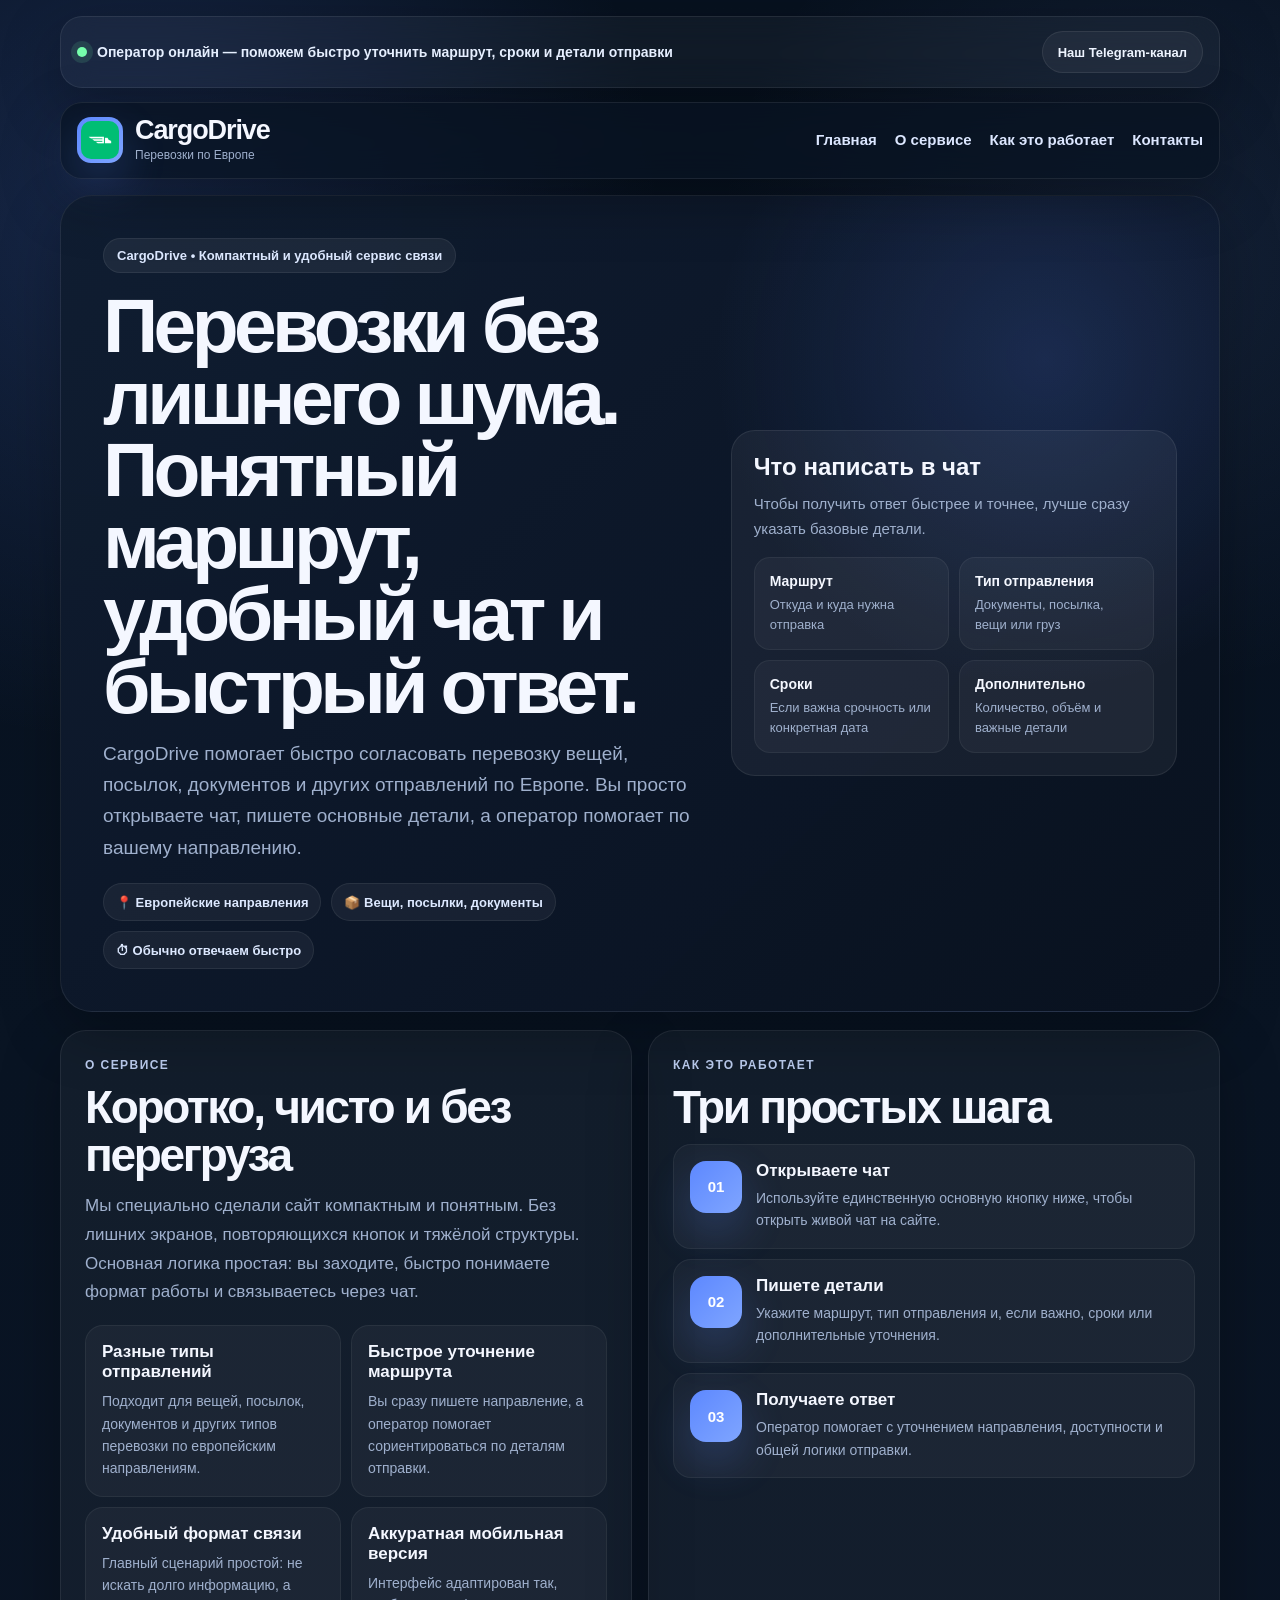
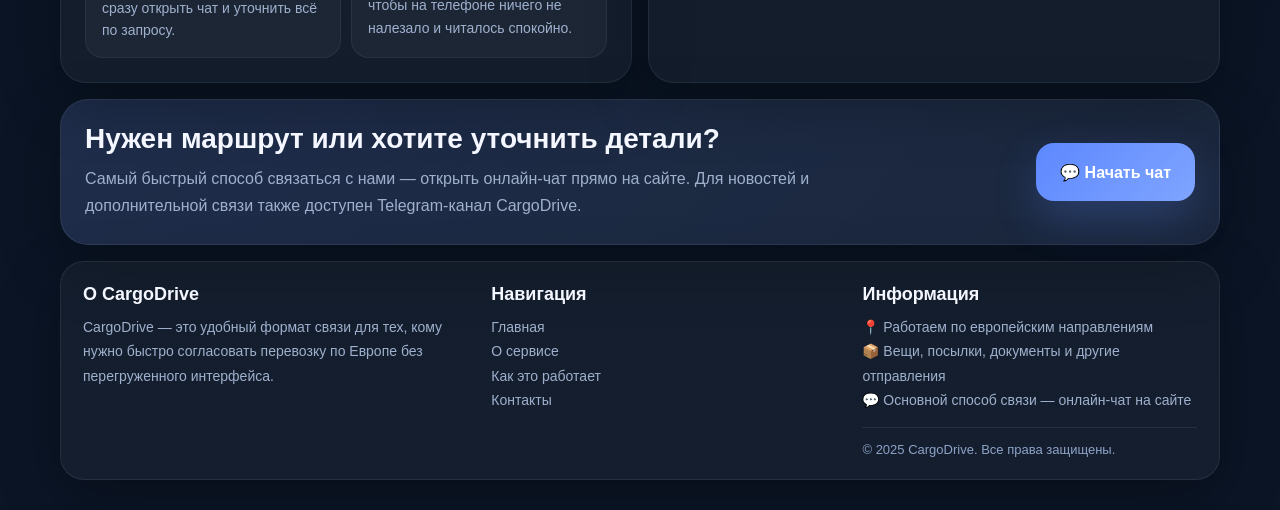
<file: templates/index.html>
<!DOCTYPE html>
<html lang="ru">
<head>
    <meta charset="UTF-8">
    <meta name="viewport" content="width=device-width, initial-scale=1.0">
    <title>CargoDrive — перевозки вещей, посылок и документов по Европе</title>
    <meta name="description" content="CargoDrive — удобный сервис для согласования перевозки вещей, посылок, документов и других отправлений по Европе. Свяжитесь с оператором через онлайн-чат на сайте.">
    <meta name="theme-color" content="#0b1220">
    <link rel="icon" href="/static/images/company_l1ogo_white.png">

    <style>
        :root{
            --bg:#07111f;
            --bg2:#0b1526;
            --panel:#0e1a2c;
            --panel-soft:rgba(255,255,255,0.05);
            --panel-strong:rgba(255,255,255,0.08);
            --line:rgba(255,255,255,0.08);
            --text:#f4f7ff;
            --muted:#9fb0cd;
            --blue:#5d88ff;
            --blue2:#7fa5ff;
            --blue3:#2f61ea;
            --shadow:0 20px 60px rgba(0,0,0,0.28);
            --glow:0 18px 44px rgba(93,136,255,0.24);
            --radius-xl:32px;
            --radius-lg:24px;
            --radius-md:18px;
            --radius-sm:14px;
            --container:min(1160px, calc(100% - 24px));
        }

        *{
            margin:0;
            padding:0;
            box-sizing:border-box;
        }

        html{
            scroll-behavior:smooth;
        }

        body{
            font-family: Arial, sans-serif;
            color:var(--text);
            background:
                radial-gradient(circle at 10% 10%, rgba(93,136,255,0.18), transparent 24%),
                radial-gradient(circle at 90% 12%, rgba(127,165,255,0.10), transparent 20%),
                linear-gradient(180deg, #07111f 0%, #091423 50%, #0b1526 100%);
            min-height:100vh;
        }

        a{
            text-decoration:none;
            color:inherit;
        }

        img{
            display:block;
            max-width:100%;
        }

        button{
            border:none;
            background:none;
            font:inherit;
            color:inherit;
            cursor:pointer;
        }

        .container{
            width:var(--container);
            margin:0 auto;
        }

        .page{
            padding:16px 0 30px;
        }

        .topbar{
            margin-bottom:14px;
            border:1px solid var(--line);
            background:rgba(255,255,255,0.04);
            backdrop-filter:blur(16px);
            border-radius:22px;
            box-shadow:var(--shadow);
        }

        .topbar-inner{
            display:flex;
            align-items:center;
            justify-content:space-between;
            gap:12px;
            padding:14px 16px;
        }

        .topbar-note{
            display:flex;
            align-items:center;
            gap:10px;
            color:#e6efff;
            font-size:14px;
            line-height:1.45;
            font-weight:700;
        }

        .status-dot{
            width:10px;
            height:10px;
            border-radius:50%;
            background:#76ffac;
            box-shadow:0 0 0 6px rgba(118,255,172,0.12);
            flex:0 0 auto;
        }

        .telegram-link{
            display:inline-flex;
            align-items:center;
            justify-content:center;
            min-height:42px;
            padding:10px 15px;
            border-radius:999px;
            background:rgba(255,255,255,0.05);
            border:1px solid rgba(255,255,255,0.08);
            color:#eef4ff;
            font-size:13px;
            font-weight:800;
            transition:background .2s ease, transform .2s ease;
            white-space:nowrap;
        }

        .telegram-link:hover{
            background:rgba(255,255,255,0.08);
            transform:translateY(-1px);
        }

        .nav-wrap{
            position:sticky;
            top:14px;
            z-index:1000;
            margin-bottom:16px;
        }

        .nav{
            display:flex;
            align-items:center;
            justify-content:space-between;
            gap:18px;
            padding:14px 16px;
            border-radius:22px;
            border:1px solid var(--line);
            background:rgba(9,20,35,0.74);
            backdrop-filter:blur(16px);
            box-shadow:var(--shadow);
        }

        .logo{
            display:flex;
            align-items:center;
            gap:12px;
            min-width:0;
            flex:1;
        }

        .logo img{
            width:46px;
            height:46px;
            object-fit:contain;
            border-radius:14px;
            background:linear-gradient(135deg, var(--blue), var(--blue2));
            padding:4px;
            box-shadow:var(--glow);
            flex:0 0 auto;
        }

        .logo-text{
            min-width:0;
        }

        .logo-title{
            display:block;
            font-size:27px;
            line-height:1;
            font-weight:800;
            letter-spacing:-0.04em;
        }

        .logo-sub{
            display:block;
            margin-top:4px;
            color:var(--muted);
            font-size:12px;
            line-height:1.3;
        }

        .menu-btn{
            display:none;
            width:44px;
            height:44px;
            align-items:center;
            justify-content:center;
            border-radius:14px;
            background:rgba(255,255,255,0.05);
            border:1px solid var(--line);
            flex:0 0 auto;
        }

        .menu-btn span,
        .menu-btn span::before,
        .menu-btn span::after{
            content:"";
            display:block;
            width:20px;
            height:2px;
            background:#fff;
            border-radius:999px;
            position:relative;
        }

        .menu-btn span::before{
            position:absolute;
            top:-6px;
            left:0;
        }

        .menu-btn span::after{
            position:absolute;
            top:6px;
            left:0;
        }

        .nav-right{
            display:flex;
            align-items:center;
            gap:20px;
        }

        .nav-list{
            list-style:none;
            display:flex;
            align-items:center;
            gap:18px;
            flex-wrap:wrap;
        }

        .nav-list a{
            color:#dce7ff;
            font-size:15px;
            font-weight:700;
            transition:color .2s ease;
        }

        .nav-list a:hover{
            color:#fff;
        }

        .hero{
            position:relative;
            overflow:hidden;
            border-radius:var(--radius-xl);
            border:1px solid var(--line);
            background:
                radial-gradient(circle at 85% 20%, rgba(93,136,255,0.18), transparent 28%),
                linear-gradient(135deg, rgba(16,29,49,0.96) 0%, rgba(9,18,32,0.98) 100%);
            box-shadow:var(--shadow);
        }

        .hero-inner{
            position:relative;
            z-index:1;
            display:grid;
            grid-template-columns:1.15fr 0.85fr;
            gap:24px;
            align-items:center;
            padding:42px;
        }

        .hero-badge{
            display:inline-flex;
            align-items:center;
            gap:8px;
            padding:9px 13px;
            border-radius:999px;
            background:rgba(255,255,255,0.06);
            border:1px solid rgba(255,255,255,0.07);
            color:#dce8ff;
            font-size:13px;
            font-weight:800;
            margin-bottom:16px;
        }

        .hero h1{
            font-size:clamp(38px, 6vw, 78px);
            line-height:0.94;
            letter-spacing:-0.06em;
            margin-bottom:16px;
            max-width:760px;
        }

        .hero p{
            max-width:680px;
            color:var(--muted);
            font-size:19px;
            line-height:1.65;
        }

        .hero-meta{
            display:flex;
            flex-wrap:wrap;
            gap:10px;
            margin-top:20px;
        }

        .hero-meta span{
            display:inline-flex;
            align-items:center;
            gap:8px;
            min-height:38px;
            padding:8px 12px;
            border-radius:999px;
            background:rgba(255,255,255,0.05);
            border:1px solid rgba(255,255,255,0.07);
            color:#dce8ff;
            font-size:13px;
            font-weight:700;
        }

        .side-card{
            border-radius:24px;
            padding:22px;
            background:rgba(255,255,255,0.05);
            border:1px solid rgba(255,255,255,0.08);
        }

        .side-card h3{
            font-size:24px;
            line-height:1.2;
            margin-bottom:10px;
        }

        .side-card p{
            font-size:15px;
            color:var(--muted);
            line-height:1.65;
            margin-bottom:16px;
        }

        .mini-grid{
            display:grid;
            grid-template-columns:1fr 1fr;
            gap:10px;
        }

        .mini-item{
            padding:15px;
            border-radius:16px;
            background:rgba(255,255,255,0.04);
            border:1px solid rgba(255,255,255,0.06);
        }

        .mini-item strong{
            display:block;
            font-size:14px;
            margin-bottom:6px;
        }

        .mini-item span{
            display:block;
            font-size:13px;
            line-height:1.5;
            color:var(--muted);
        }

        .sections{
            padding-top:18px;
            display:grid;
            grid-template-columns:1fr 1fr;
            gap:16px;
        }

        .block{
            border-radius:26px;
            padding:24px;
            border:1px solid var(--line);
            background:rgba(255,255,255,0.04);
            box-shadow:var(--shadow);
        }

        .block-kicker{
            display:inline-flex;
            align-items:center;
            gap:8px;
            margin-bottom:12px;
            color:#bccdf0;
            font-size:12px;
            font-weight:800;
            text-transform:uppercase;
            letter-spacing:.12em;
        }

        .block h2{
            font-size:clamp(28px, 4vw, 46px);
            line-height:1.04;
            letter-spacing:-0.05em;
            margin-bottom:12px;
        }

        .block-text{
            color:var(--muted);
            font-size:17px;
            line-height:1.7;
        }

        .features{
            margin-top:18px;
            display:grid;
            grid-template-columns:1fr 1fr;
            gap:10px;
        }

        .feature{
            padding:16px;
            border-radius:18px;
            background:rgba(255,255,255,0.04);
            border:1px solid rgba(255,255,255,0.06);
        }

        .feature h3{
            font-size:17px;
            margin-bottom:8px;
        }

        .feature p{
            color:var(--muted);
            font-size:14px;
            line-height:1.6;
        }

        .steps{
            display:grid;
            gap:10px;
            margin-top:2px;
        }

        .step{
            display:grid;
            grid-template-columns:52px 1fr;
            gap:14px;
            padding:16px;
            border-radius:18px;
            background:rgba(255,255,255,0.04);
            border:1px solid rgba(255,255,255,0.06);
        }

        .step-num{
            width:52px;
            height:52px;
            border-radius:16px;
            display:flex;
            align-items:center;
            justify-content:center;
            background:linear-gradient(135deg, var(--blue), var(--blue2));
            color:#fff;
            font-size:15px;
            font-weight:800;
            box-shadow:var(--glow);
        }

        .step h3{
            font-size:17px;
            margin-bottom:6px;
        }

        .step p{
            color:var(--muted);
            font-size:14px;
            line-height:1.6;
        }

        .contact{
            margin-top:16px;
            border-radius:28px;
            padding:24px;
            border:1px solid var(--line);
            background:
                linear-gradient(135deg, rgba(93,136,255,0.14) 0%, rgba(127,165,255,0.07) 100%),
                rgba(255,255,255,0.04);
            box-shadow:var(--shadow);
            display:grid;
            grid-template-columns:1fr auto;
            gap:16px;
            align-items:center;
        }

        .contact h3{
            font-size:28px;
            line-height:1.1;
            margin-bottom:10px;
        }

        .contact p{
            max-width:760px;
            color:var(--muted);
            font-size:16px;
            line-height:1.7;
        }

        .chat-btn{
            display:inline-flex;
            align-items:center;
            justify-content:center;
            min-height:58px;
            padding:16px 24px;
            border-radius:18px;
            background:linear-gradient(135deg, var(--blue), var(--blue2));
            color:#fff;
            font-size:16px;
            font-weight:800;
            box-shadow:var(--glow);
            transition:transform .2s ease, filter .2s ease;
            white-space:nowrap;
        }

        .chat-btn:hover{
            transform:translateY(-1px);
            filter:brightness(1.04);
        }

        .footer{
            padding-top:16px;
        }

        .footer-box{
            border-radius:24px;
            padding:22px;
            border:1px solid var(--line);
            background:rgba(255,255,255,0.04);
            box-shadow:var(--shadow);
            display:grid;
            grid-template-columns:1.05fr 0.95fr 0.9fr;
            gap:18px;
        }

        .footer h4{
            font-size:18px;
            margin-bottom:10px;
        }

        .footer p,
        .footer li,
        .footer a{
            color:var(--muted);
            font-size:14px;
            line-height:1.75;
            list-style:none;
        }

        .footer ul{
            list-style:none;
        }

        .footer-bottom{
            margin-top:14px;
            padding-top:14px;
            border-top:1px solid rgba(255,255,255,0.08);
            color:#8ea3c7;
            font-size:13px;
        }

        .hidden-anchor{
            position:relative;
            top:-90px;
            visibility:hidden;
            pointer-events:none;
        }

        @media (max-width: 980px){
            .hero-inner,
            .sections,
            .contact,
            .footer-box{
                grid-template-columns:1fr;
            }

            .mini-grid,
            .features{
                grid-template-columns:1fr;
            }
        }

        @media (max-width: 760px){
            .topbar-inner{
                flex-direction:column;
                align-items:flex-start;
            }

            .menu-btn{
                display:inline-flex;
            }

            .nav{
                flex-wrap:wrap;
                align-items:flex-start;
            }

            .nav-right{
                width:100%;
                display:none;
                flex-direction:column;
                align-items:flex-start;
                gap:14px;
                padding-top:8px;
            }

            .nav.open .nav-right{
                display:flex;
            }

            .nav-list{
                flex-direction:column;
                align-items:flex-start;
                gap:12px;
                width:100%;
            }

            .hero-inner{
                padding:24px;
            }

            .hero p,
            .block-text,
            .contact p{
                font-size:16px;
            }

            .hero h1{
                font-size:clamp(34px, 10vw, 54px);
                line-height:0.98;
                letter-spacing:-0.05em;
            }
        }

        @media (max-width: 560px){
            .container{
                width:min(100% - 16px, 1160px);
            }

            .page{
                padding-top:10px;
            }

            .topbar-inner,
            .nav{
                padding:14px;
            }

            .logo{
                align-items:center;
                gap:10px;
                min-width:0;
                flex:1;
            }

            .logo img{
                width:42px;
                height:42px;
                border-radius:13px;
            }

            .logo-title{
                font-size:22px;
                line-height:1;
            }

            .logo-sub{
                font-size:11px;
                margin-top:3px;
            }

            .hero{
                border-radius:24px;
            }

            .hero-inner,
            .block,
            .contact,
            .footer-box{
                padding:18px;
            }

            .hero-badge{
                font-size:12px;
                line-height:1.35;
                padding:8px 11px;
            }

            .hero h1{
                font-size:clamp(30px, 11vw, 44px);
                line-height:1.01;
                margin-bottom:14px;
                max-width:100%;
            }

            .hero p{
                font-size:15px;
                line-height:1.62;
            }

            .hero-meta{
                gap:8px;
            }

            .hero-meta span{
                font-size:12px;
                padding:8px 10px;
            }

            .side-card h3{
                font-size:21px;
            }

            .block h2{
                font-size:30px;
            }

            .step{
                grid-template-columns:1fr;
                gap:10px;
            }

            .chat-btn,
            .telegram-link{
                width:100%;
            }

            .contact{
                align-items:flex-start;
            }
        }
    </style>
</head>
<body>
    <div class="container page">
        <div class="topbar">
            <div class="topbar-inner">
                <div class="topbar-note">
                    <span class="status-dot"></span>
                    <span>Оператор онлайн — поможем быстро уточнить маршрут, сроки и детали отправки</span>
                </div>

                <a class="telegram-link" href="https://t.me/cargodrive1" target="_blank" rel="noopener noreferrer">Наш Telegram-канал</a>
            </div>
        </div>

        <div class="nav-wrap">
            <div class="nav" id="navRoot">
                <div class="logo">
                    <img src="/static/images/company_l1ogo_white.png" alt="CargoDrive logo">
                    <div class="logo-text">
                        <span class="logo-title">CargoDrive</span>
                        <span class="logo-sub">Перевозки по Европе</span>
                    </div>
                </div>

                <button class="menu-btn" id="menuBtn" aria-label="Открыть меню" aria-expanded="false">
                    <span></span>
                </button>

                <div class="nav-right" id="navMenu">
                    <ul class="nav-list">
                        <li><a href="#home">Главная</a></li>
                        <li><a href="#about">О сервисе</a></li>
                        <li><a href="#how">Как это работает</a></li>
                        <li><a href="#contacts">Контакты</a></li>
                    </ul>
                </div>
            </div>
        </div>

        <section class="hero" id="home">
            <div class="hero-inner">
                <div>
                    <div class="hero-badge">CargoDrive • Компактный и удобный сервис связи</div>

                    <h1>Перевозки без лишнего шума. Понятный маршрут, удобный чат и быстрый ответ.</h1>

                    <p>
                        CargoDrive помогает быстро согласовать перевозку вещей, посылок,
                        документов и других отправлений по Европе. Вы просто открываете чат,
                        пишете основные детали, а оператор помогает по вашему направлению.
                    </p>

                    <div class="hero-meta">
                        <span>📍 Европейские направления</span>
                        <span>📦 Вещи, посылки, документы</span>
                        <span>⏱ Обычно отвечаем быстро</span>
                    </div>
                </div>

                <div class="side-card">
                    <h3>Что написать в чат</h3>
                    <p>Чтобы получить ответ быстрее и точнее, лучше сразу указать базовые детали.</p>

                    <div class="mini-grid">
                        <div class="mini-item">
                            <strong>Маршрут</strong>
                            <span>Откуда и куда нужна отправка</span>
                        </div>
                        <div class="mini-item">
                            <strong>Тип отправления</strong>
                            <span>Документы, посылка, вещи или груз</span>
                        </div>
                        <div class="mini-item">
                            <strong>Сроки</strong>
                            <span>Если важна срочность или конкретная дата</span>
                        </div>
                        <div class="mini-item">
                            <strong>Дополнительно</strong>
                            <span>Количество, объём и важные детали</span>
                        </div>
                    </div>
                </div>
            </div>
        </section>

        <span id="about" class="hidden-anchor"></span>
        <section class="sections">
            <div class="block">
                <div class="block-kicker">О сервисе</div>
                <h2>Коротко, чисто и без перегруза</h2>
                <div class="block-text">
                    Мы специально сделали сайт компактным и понятным. Без лишних экранов,
                    повторяющихся кнопок и тяжёлой структуры. Основная логика простая:
                    вы заходите, быстро понимаете формат работы и связываетесь через чат.
                </div>

                <div class="features">
                    <div class="feature">
                        <h3>Разные типы отправлений</h3>
                        <p>Подходит для вещей, посылок, документов и других типов перевозки по европейским направлениям.</p>
                    </div>

                    <div class="feature">
                        <h3>Быстрое уточнение маршрута</h3>
                        <p>Вы сразу пишете направление, а оператор помогает сориентироваться по деталям отправки.</p>
                    </div>

                    <div class="feature">
                        <h3>Удобный формат связи</h3>
                        <p>Главный сценарий простой: не искать долго информацию, а сразу открыть чат и уточнить всё по запросу.</p>
                    </div>

                    <div class="feature">
                        <h3>Аккуратная мобильная версия</h3>
                        <p>Интерфейс адаптирован так, чтобы на телефоне ничего не налезало и читалось спокойно.</p>
                    </div>
                </div>
            </div>

            <div class="block" id="how">
                <div class="block-kicker">Как это работает</div>
                <h2>Три простых шага</h2>

                <div class="steps">
                    <div class="step">
                        <div class="step-num">01</div>
                        <div>
                            <h3>Открываете чат</h3>
                            <p>Используйте единственную основную кнопку ниже, чтобы открыть живой чат на сайте.</p>
                        </div>
                    </div>

                    <div class="step">
                        <div class="step-num">02</div>
                        <div>
                            <h3>Пишете детали</h3>
                            <p>Укажите маршрут, тип отправления и, если важно, сроки или дополнительные уточнения.</p>
                        </div>
                    </div>

                    <div class="step">
                        <div class="step-num">03</div>
                        <div>
                            <h3>Получаете ответ</h3>
                            <p>Оператор помогает с уточнением направления, доступности и общей логики отправки.</p>
                        </div>
                    </div>
                </div>
            </div>
        </section>

        <section class="contact" id="contacts">
            <div>
                <h3>Нужен маршрут или хотите уточнить детали?</h3>
                <p>
                    Самый быстрый способ связаться с нами — открыть онлайн-чат прямо на сайте.
                    Для новостей и дополнительной связи также доступен Telegram-канал CargoDrive.
                </p>
            </div>

            <button class="chat-btn js-open-chat" type="button">💬 Начать чат</button>
        </section>

        <footer class="footer">
            <div class="footer-box">
                <div>
                    <h4>О CargoDrive</h4>
                    <p>
                        CargoDrive — это удобный формат связи для тех, кому нужно быстро
                        согласовать перевозку по Европе без перегруженного интерфейса.
                    </p>
                </div>

                <div>
                    <h4>Навигация</h4>
                    <ul>
                        <li><a href="#home">Главная</a></li>
                        <li><a href="#about">О сервисе</a></li>
                        <li><a href="#how">Как это работает</a></li>
                        <li><a href="#contacts">Контакты</a></li>
                    </ul>
                </div>

                <div>
                    <h4>Информация</h4>
                    <p>📍 Работаем по европейским направлениям</p>
                    <p>📦 Вещи, посылки, документы и другие отправления</p>
                    <p>💬 Основной способ связи — онлайн-чат на сайте</p>

                    <div class="footer-bottom">
                        &copy; 2025 CargoDrive. Все права защищены.
                    </div>
                </div>
            </div>
        </footer>
    </div>

    <!--Start of Tawk.to Script-->
    <script type="text/javascript">
    var Tawk_API = Tawk_API || {}, Tawk_LoadStart = new Date();
    (function(){
        var s1 = document.createElement("script"), s0 = document.getElementsByTagName("script")[0];
        s1.async = true;
        s1.src = 'https://embed.tawk.to/69b0a9e3ddd7fc1c34856875/1jjd1f821';
        s1.charset = 'UTF-8';
        s1.setAttribute('crossorigin', '*');
        s0.parentNode.insertBefore(s1, s0);
    })();
    </script>
    <!--End of Tawk.to Script-->

    <script>
        (function(){
            var navRoot = document.getElementById('navRoot');
            var menuBtn = document.getElementById('menuBtn');
            var navLinks = document.querySelectorAll('#navMenu a');

            if(menuBtn && navRoot){
                menuBtn.addEventListener('click', function(){
                    var isOpen = navRoot.classList.toggle('open');
                    menuBtn.setAttribute('aria-expanded', isOpen ? 'true' : 'false');
                });

                navLinks.forEach(function(link){
                    link.addEventListener('click', function(){
                        navRoot.classList.remove('open');
                        menuBtn.setAttribute('aria-expanded', 'false');
                    });
                });
            }

            function openTawkChat(){
                try{
                    if(window.Tawk_API && typeof window.Tawk_API.maximize === 'function'){
                        window.Tawk_API.maximize();
                        return;
                    }
                }catch(e){}

                window.scrollTo({
                    top: document.body.scrollHeight,
                    behavior: 'smooth'
                });
            }

            document.querySelectorAll('.js-open-chat').forEach(function(btn){
                btn.addEventListener('click', function(e){
                    e.preventDefault();
                    openTawkChat();
                });
            });
        })();
    </script>
</body>
</html>
</file>
